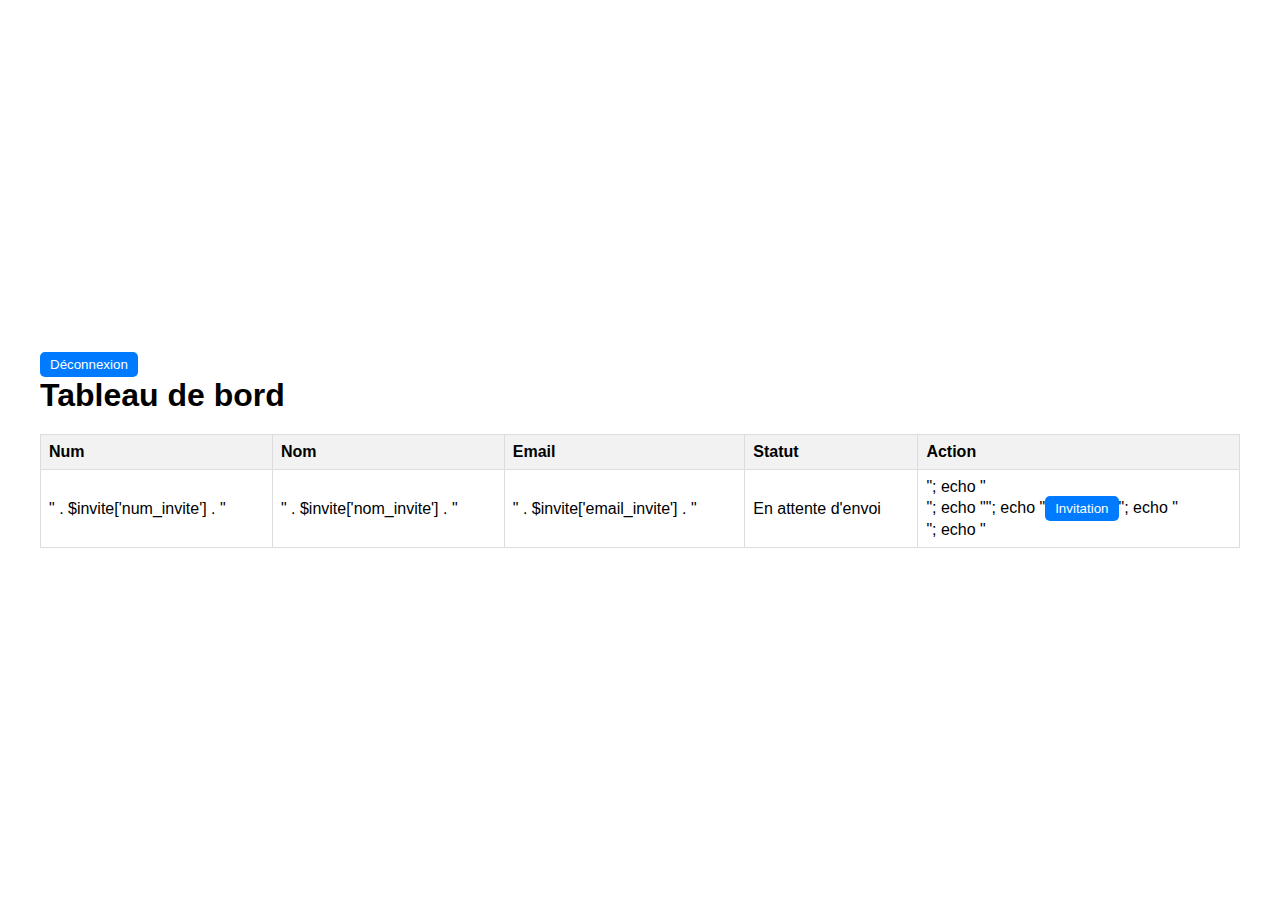
<file: habibi/dashboard.html>
<!DOCTYPE html>
<html lang="en">
<head>
    <meta charset="UTF-8">
    <meta name="viewport" content="width=device-width, initial-scale=1.0">
    <link rel="stylesheet" href="./assets/css/dash.css">
    <title>Dashboard</title>
    <style>
        .data-table {
            width: 100%;
            border-collapse: collapse;
            margin-top: 20px;
        }

        .data-table th, .data-table td {
            border: 1px solid #ddd;
            padding: 8px;
        }

        .data-table th {
            background-color: #f2f2f2;
            text-align: left;
        }

        .data-table tr:nth-child(even) {
            background-color: #f9f9f9;
        }

        .data-table tr:nth-child(odd) {
            background-color: #ffffff;
        }

        .data-table td button {
            padding: 5px 10px;
            background-color: #007bff;
            color: white;
            border: none;
            border-radius: 5px;
            cursor: pointer;
        }

        /* Style pour mettre en surbrillance le bouton quand survolé */
        .data-table td button:hover {
            background-color: #0056b3;
        }

        /* Responsive CSS */
        @media screen and (max-width: 768px) {
            .data-table th, .data-table td {
                padding: 5px;
                font-size: 12px;
            }
        }

        @media screen and (max-width: 576px) {
            .data-table th, .data-table td {
                padding: 3px;
                font-size: 10px;
            }

            input[type="email"],
            input[type="submit"] {
                width: 100%;
                margin-bottom: 10px;
            }

            .dashboard {
                padding: 10px;
            }

            .hearder button {
                margin-bottom: 10px;
            }
        }
    </style>
</head>
<body>
    <div id="invitesTable" class="dashboard">
        <div class="hearder">
            <button onclick="if (confirm('Poursuivre la déconnexion ?')) logout()">Déconnexion</button>
            <h1>Tableau de bord </h1>
        </div>
        <table class="data-table">
            <thead>
                <tr>
                    <th>Num</th>
                    <th>Nom</th>
                    <th>Email</th>
                    <th>Statut</th>
                    <th>Action</th>
                </tr>
            </thead>
            <tbody>
                
            </tbody>
        </table>
    </div>
    <script src="https://ajax.googleapis.com/ajax/libs/jquery/3.6.0/jquery.min.js"></script>
    <script src="./assets/js/dashboard.js"> </script>
    <script>
       $(document).ready(function() {
            // Charger les données du tableau au chargement de la page
            function loadTableData() {
                $.ajax({
                    url: 'dash.php',
                    type: 'GET',
                    success: function(data) {
                        $('#invitesTable tbody').html(data);
                    },
                    error: function(xhr, status, error) {
                        $('#invitesTable tbody').html('<tr><td colspan="4">Erreur : Impossible de récupérer les données.</td></tr>');
                    }
                });
            }

            loadTableData(); // Charger les données initiales du tableau

            // Gérer l'événement d'envoi d'invitation
            $('#invitesTable').on('submit', 'form', function(event) {
                event.preventDefault();

                var form = $(this);
                var formData = form.serialize();

                $.ajax({
                    url: form.attr('action'),
                    type: form.attr('method'),
                    data: formData,
                    success: function(response) {
                        $('#invitesTable tbody').html(response); // Mettre à jour le tableau avec la réponse
                    },
                    error: function(xhr, status, error) {
                        console.log("Erreur : Impossible d'envoyer l'invitation.");
                    }
                });
            });
        });

        function logout() {
            $.ajax({
                url: 'logout.php',
                type: 'POST',
                success: function(response) {
                    // Redirect to login page on successful logout
                    window.location.href = "./login.html";
                },
                error: function(xhr, status, error) {
                    console.error("Error during logout:", error);
                }
            });
        }
    </script>
</body>
</html>
</file>
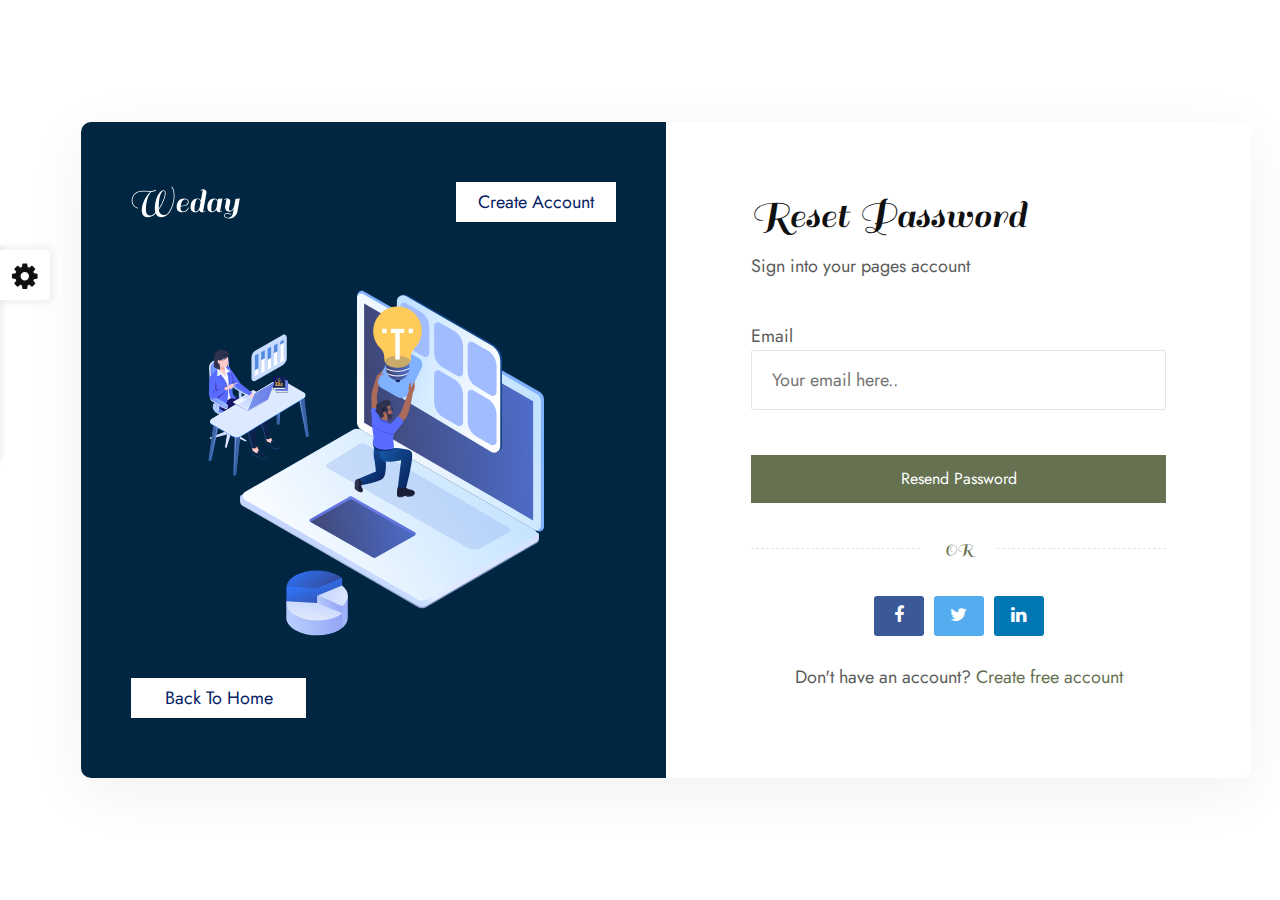
<file: habibi/forgot.html>
<!DOCTYPE html>
<html lang="en">

<head>
    <meta charset="utf-8">
    <meta http-equiv="X-UA-Compatible" content="IE=edge">
    <meta name="viewport" content="width=device-width, initial-scale=1">
    <meta name="author" content="wpOceans">
    <link rel="shortcut icon" type="image/png" href="assets/images/favicon.png">
    <title> Habibi - Wedding & Wedding Planner HTML5 Template</title>
    <link href="assets/css/themify-icons.css" rel="stylesheet">
    <link href="assets/css/font-awesome.min.css" rel="stylesheet">
    <link href="assets/css/flaticon.css" rel="stylesheet">
    <link href="assets/css/bootstrap.min.css" rel="stylesheet">
    <link href="assets/css/animate.css" rel="stylesheet">
    <link href="assets/css/owl.carousel.css" rel="stylesheet">
    <link href="assets/css/owl.theme.css" rel="stylesheet">
    <link href="assets/css/slick.css" rel="stylesheet">
    <link href="assets/css/slick-theme.css" rel="stylesheet">
    <link href="assets/css/swiper.min.css" rel="stylesheet">
    <link href="assets/css/nice-select.css" rel="stylesheet">
    <link href="assets/css/owl.transitions.css" rel="stylesheet">
    <link href="assets/css/jquery.fancybox.css" rel="stylesheet">
    <link href="assets/css/odometer-theme-default.css" rel="stylesheet">
    <link href="assets/css/jquery-ui.css" rel="stylesheet">
    <link href="assets/css/auth-pages.css" rel="stylesheet">
    <link href="assets/sass/style.css" rel="stylesheet">
</head>

<body>

    <!-- start page-wrapper -->
    <div class="page-wrapper">
        <!-- start preloader -->
        <div class="preloader">
            <div class="vertical-centered-box">
                <div class="content">
                    <div class="loader-circle"></div>
                    <div class="loader-line-mask">
                        <div class="loader-line"></div>
                    </div>
                    <img src="assets/images/preloader.gif" alt="">
                </div>
            </div>
        </div>
        <!-- end preloader -->

        <div class="wpo-login-area">
            <div class="container">
                <div class="row">
                    <div class="col-lg-12">
                        <form class="wpo-accountWrapper" action="#">
                            <div class="wpo-accountInfo">
                                <div class="wpo-accountInfoHeader">
                                    <a href="#"><img src="assets/images/logo-2.svg" alt=""></a>
                                    <a class="wpo-accountBtn" href="register.html">
                                        Create Account
                                    </a>
                                </div>
                                <div class="image">
                                    <img src="assets/images/login.svg" alt="">
                                </div>
                                <div class="back-home">
                                    <a class="wpo-accountBtn" href="index.html">
                                        Back To Home
                                    </a>
                                </div>
                            </div>
                            <div class="wpo-accountForm form-style">
                                <div class="fromTitle">
                                    <h2>Reset Password</h2>
                                    <p>Sign into your pages account</p>
                                </div>
                                <div class="row">
                                    <div class="col-lg-12 col-md-12 col-12">
                                        <label>Email</label>
                                        <input type="text" id="email" name="email" placeholder="Your email here..">
                                    </div>
                                    <div class="col-lg-12 col-md-12 col-12">
                                        <button type="submit" class="wpo-accountBtn">Resend Password</button>
                                    </div>
                                </div>
                                <h4 class="or"><span>OR</span></h4>
                                <ul class="wpo-socialLoginBtn">
                                    <li><button class="facebook" tabindex="0" type="button"><span><i
                                                    class="fa fa-facebook"></i></span></button></li>
                                    <li><button class="twitter" tabindex="0" type="button"><span><i
                                                    class="fa fa-twitter"></i></span></button></li>
                                    <li><button class="linkedin" tabindex="0" type="button"><span><i
                                                    class="fa fa-linkedin"></i></span></button></li>
                                </ul>
                                <p class="subText">Don't have an account? <a href="register.html">Create free
                                        account</a></p>
                            </div>
                        </form>
                    </div>
                </div>
            </div>
        </div>
        <!-- end of wpo-site-footer-section -->
        <div class="color-switcher-wrap">
            <div class="color-switcher-item">
                <div class="color-toggle-btn">
                    <i class="fa fa-cog"></i>
                </div>
                <ul id="switcher">
                    <li class="btn btn1" id="Button1"></li>
                    <li class="btn btn2" id="Button2"></li>
                    <li class="btn btn3" id="Button3"></li>
                    <li class="btn btn4" id="Button4"></li>
                    <li class="btn btn5" id="Button5"></li>
                    <li class="btn btn6" id="Button6"></li>
                    <li class="btn btn7" id="Button7"></li>
                    <li class="btn btn8" id="Button8"></li>
                    <li class="btn btn9" id="Button9"></li>
                    <li class="btn btn10" id="Button10"></li>
                    <li class="btn btn11" id="Button11"></li>
                    <li class="btn btn12" id="Button12"></li>
                    <li class="btn btn13" id="Button13"></li>
                    <li class="btn btn14" id="Button14"></li>
                    <li class="btn btn15" id="Button15"></li>
                </ul>
            </div>
        </div>
    </div>
    <!-- end of page-wrapper -->

    <!-- All JavaScript files
    ================================================== -->
    <script src="assets/js/jquery.min.js"></script>
    <script src="assets/js/bootstrap.bundle.min.js"></script>
    <!-- Plugins for this template -->
    <script src="assets/js/modernizr.custom.js"></script>
    <script src="assets/js/jquery-plugin-collection.js"></script>
    <!-- Custom script for this template -->
    <script src="assets/js/script.js"></script>
</body>

</html>
</file>
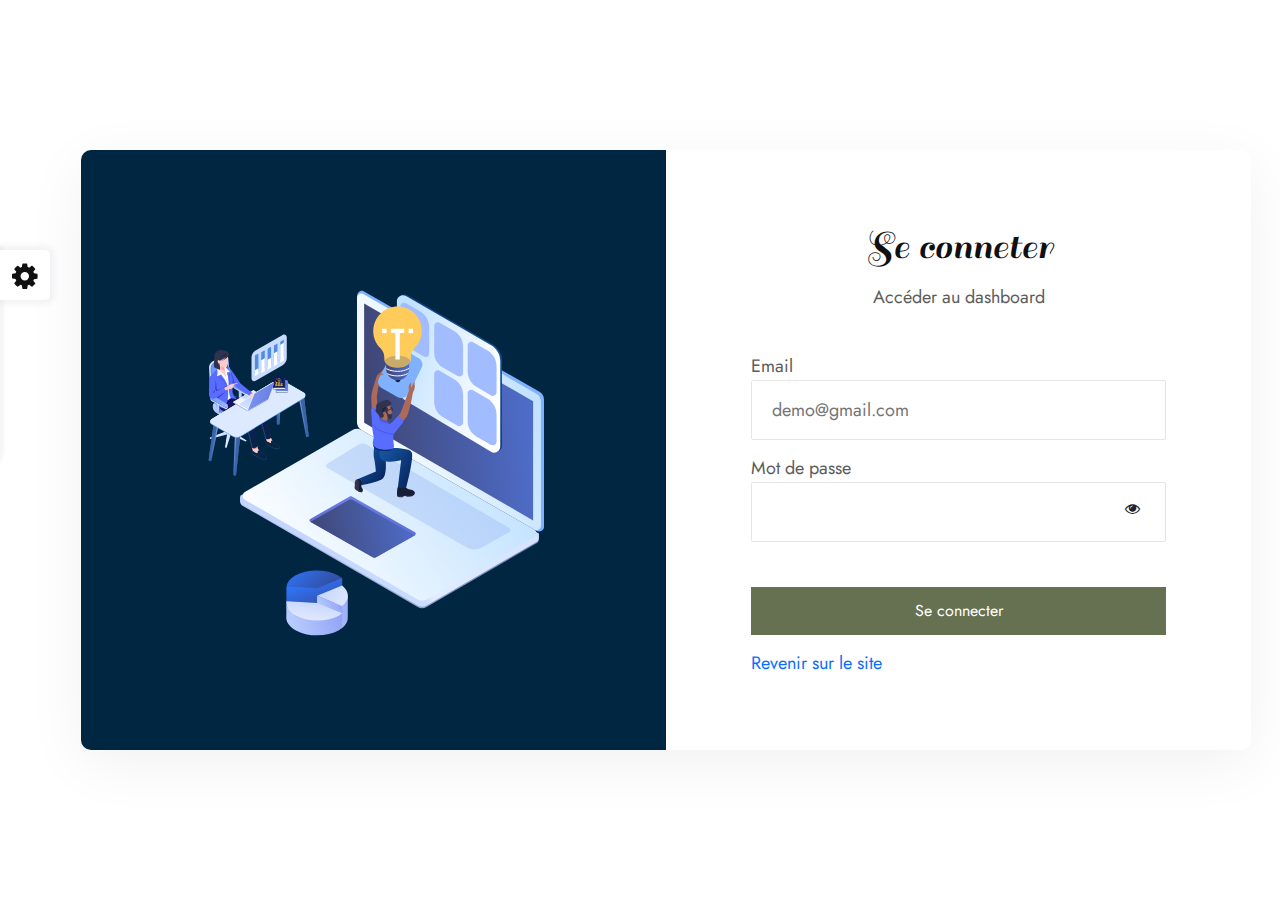
<file: habibi/login.html>
<!DOCTYPE html>
<html lang="en">

<head>
    <meta charset="utf-8">
    <meta http-equiv="X-UA-Compatible" content="IE=edge">
    <meta name="viewport" content="width=device-width, initial-scale=1">
    <meta name="author" content="wpOceans">
    <link rel="shortcut icon" type="image/png" href="assets/images/favicon.png">
    <title> Habibi - Wedding & Wedding Planner HTML5 Template</title>
    <link href="assets/css/themify-icons.css" rel="stylesheet">
    <link href="assets/css/font-awesome.min.css" rel="stylesheet">
    <link href="assets/css/flaticon.css" rel="stylesheet">
    <link href="assets/css/bootstrap.min.css" rel="stylesheet">
    <link href="assets/css/animate.css" rel="stylesheet">
    <link href="assets/css/owl.carousel.css" rel="stylesheet">
    <link href="assets/css/owl.theme.css" rel="stylesheet">
    <link href="assets/css/slick.css" rel="stylesheet">
    <link href="assets/css/slick-theme.css" rel="stylesheet">
    <link href="assets/css/swiper.min.css" rel="stylesheet">
    <link href="assets/css/nice-select.css" rel="stylesheet">
    <link href="assets/css/owl.transitions.css" rel="stylesheet">
    <link href="assets/css/jquery.fancybox.css" rel="stylesheet">
    <link href="assets/css/odometer-theme-default.css" rel="stylesheet">
    <link href="assets/css/jquery-ui.css" rel="stylesheet">
    <link href="assets/css/auth-pages.css" rel="stylesheet">
    <link href="assets/sass/style.css" rel="stylesheet">
</head>

<body>

    <!-- start page-wrapper -->
    <div class="page-wrapper">
        <!-- start preloader -->
        <div class="preloader">
            <div class="vertical-centered-box">
                <div class="content">
                    <div class="loader-circle"></div>
                    <div class="loader-line-mask">
                        <div class="loader-line"></div>
                    </div>
                    <img src="assets/images/preloader.gif" alt="">
                </div>
            </div>
        </div>
        <!-- end preloader -->
        <div class="wpo-login-area">
            <div class="container">
                <div class="row">
                    <div class="col-lg-12">
                        <form class="wpo-accountWrapper" action="login.php" method="post">
                            <div class="wpo-accountInfo">
                                <div class="wpo-accountInfoHeader">
                                    <!-- <a href="#"><img src="assets/images/logo-2.svg" alt=""></a> -->
                                    <!-- <a class="wpo-accountBtn" href="register.html">
                                        <span class="">Create Account</span>
                                    </a> -->
                                </div>
                                <div class="image">
                                    <img src="assets/images/login.svg" alt="">
                                </div>
                                <div class="back-home">
                                    <!-- <a class="wpo-accountBtn" href="index.html">
                                        <span class="">Back To Home</span>
                                    </a> -->
                                </div>
                            </div>
                            <div class="wpo-accountForm form-style">
                                <center><div class="fromTitle">
                                    <h2>Se conneter</h2>
                                    <p>Accéder au dashboard</p>
                                </div></center>
                                <div class="row">
                                    <div class="col-lg-12 col-md-12 col-12">
                                        <label>Email</label>
                                        <input type="text" id="email" name="email" placeholder="demo@gmail.com">
                                    </div>
                                    <div class="col-lg-12 col-md-12 col-12">
                                        <div class="form-group">
                                            <label>Mot de passe</label>
                                            <input class="pwd6" type="password" placeholder=""
                                                name="pass">
                                            <span class="input-group-btn">
                                                <button class="btn btn-default reveal6" type="button"><i
                                                        class="fa fa-eye"></i></button>
                                            </span>
                                        </div>
                                    </div>
                                    <div class="col-lg-12 col-md-12 col-12">
                                        <div class="check-box-wrap">
                                            <div class="input-box">
                                                <input type="checkbox" id="fruit4" name="fruit-4" value="Strawberry">
                                                <!-- <label for="fruit4">Se souvenir de moi</label> -->
                                            </div>
                                            <div class="forget-btn">
                                                <!-- <a href="forgot.html">Mot de passe oublié ?</a> -->
                                            </div>
                                        </div>
                                    </div>
                                    <div id="error-message" style="color: red;"></div>
                                    <div class="col-lg-12 col-md-12 col-12">
                                        <button type="submit" name='login' class="wpo-accountBtn">Se connecter</button>
                                    </div>
                                </div>
                                <div class="row mt-3">
                                    <a href="index.php">Revenir sur le site</a>
                                </div>
                                <!-- <h4 class="or"><span>OR</span></h4> -->
                                <!-- <ul class="wpo-socialLoginBtn">
                                    <li><button class="facebook" tabindex="0" type="button"><span><i
                                                    class="fa fa-facebook"></i></span></button></li>
                                    <li><button class="twitter" tabindex="0" type="button"><span><i
                                                    class="fa fa-twitter"></i></span></button></li>
                                    <li><button class="linkedin" tabindex="0" type="button"><span><i
                                                    class="fa fa-linkedin"></i></span></button></li>
                                </ul> -->
                                <!-- <p class="subText">Don't have an account? <a href="register.html">Create free
                                        account</a></p> -->
                            </div>
                        </form>
                    </div>
                </div>
            </div>
        </div>
        <!-- end of wpo-site-footer-section -->
        <div class="color-switcher-wrap">
            <div class="color-switcher-item">
                <div class="color-toggle-btn">
                    <i class="fa fa-cog"></i>
                </div>
                <ul id="switcher">
                    <li class="btn btn1" id="Button1"></li>
                    <li class="btn btn2" id="Button2"></li>
                    <li class="btn btn3" id="Button3"></li>
                    <li class="btn btn4" id="Button4"></li>
                    <li class="btn btn5" id="Button5"></li>
                    <li class="btn btn6" id="Button6"></li>
                    <li class="btn btn7" id="Button7"></li>
                    <li class="btn btn8" id="Button8"></li>
                    <li class="btn btn9" id="Button9"></li>
                    <li class="btn btn10" id="Button10"></li>
                    <li class="btn btn11" id="Button11"></li>
                    <li class="btn btn12" id="Button12"></li>
                    <li class="btn btn13" id="Button13"></li>
                    <li class="btn btn14" id="Button14"></li>
                    <li class="btn btn15" id="Button15"></li>
                </ul>
            </div>
        </div>
    </div>
    <!-- end of page-wrapper -->

    <!-- All JavaScript files
    ================================================== -->
    <script src="assets/js/jquery.min.js"></script>
    <script src="assets/js/bootstrap.bundle.min.js"></script>
    <!-- Plugins for this template -->
    <script src="assets/js/modernizr.custom.js"></script>
    <script src="assets/js/jquery-plugin-collection.js"></script>
    <!-- Custom script for this template -->
    <script src="assets/js/script.js"></script>
</body>

</html>
</file>
<file: habibi/assets/css/dash.css>
html, body {
    margin: 0;
    padding: 0;
    height: 100%;
}

body {
    font-family: Arial, sans-serif;
    display: flex;
    justify-content: center;
    align-items: center;
}

.dashboard {
    max-width: 1200px; /* Pour limiter la largeur du contenu */
    width: 100%; /* Prend toute la largeur de l'écran */
    padding: 20px;
}

.dashboard .header {
    display: flex;
    justify-content: space-between;
    align-items: center;
    margin-bottom: 20px;
}

label {
    display: block;
    margin-bottom: 5px;
}

input {
    width: 100%;
    padding: 5px;
    margin-bottom: 10px;
}

.dashboard h1 {
    margin: 0;
}

.dashboard button {
    padding: 5px 10px;
    background-color: #007bff;
    color: white;
    border: none;
    border-radius: 5px;
    cursor: pointer;
}

#responseMessage {
    margin-top: 10px;
    padding: 10px;
    border-radius: 5px;
}
</file>
<file: habibi/assets/css/themify-icons.css>
@font-face {
	font-family: 'themify';
	src:url('../fonts/themify.eot?-fvbane');
	src:url('../fonts/themify.eot?#iefix-fvbane') format('embedded-opentype'),
		url('../fonts/themify.woff?-fvbane') format('woff'),
		url('../fonts/themify.ttf?-fvbane') format('truetype'),
		url('../fonts/themify.svg?-fvbane#themify') format('svg');
	font-weight: normal;
	font-style: normal;
}

[class^="ti-"], [class*=" ti-"] {
	font-family: 'themify';
	speak: none;
	font-style: normal;
	font-weight: normal;
	font-variant: normal;
	text-transform: none;
	line-height: 1;

	/* Better Font Rendering =========== */
	-webkit-font-smoothing: antialiased;
	-moz-osx-font-smoothing: grayscale;
}

.ti-wand:before {
	content: "\e600";
}
.ti-volume:before {
	content: "\e601";
}
.ti-user:before {
	content: "\e602";
}
.ti-unlock:before {
	content: "\e603";
}
.ti-unlink:before {
	content: "\e604";
}
.ti-trash:before {
	content: "\e605";
}
.ti-thought:before {
	content: "\e606";
}
.ti-target:before {
	content: "\e607";
}
.ti-tag:before {
	content: "\e608";
}
.ti-tablet:before {
	content: "\e609";
}
.ti-star:before {
	content: "\e60a";
}
.ti-spray:before {
	content: "\e60b";
}
.ti-signal:before {
	content: "\e60c";
}
.ti-shopping-cart:before {
	content: "\e60d";
}
.ti-shopping-cart-full:before {
	content: "\e60e";
}
.ti-settings:before {
	content: "\e60f";
}
.ti-search:before {
	content: "\e610";
}
.ti-zoom-in:before {
	content: "\e611";
}
.ti-zoom-out:before {
	content: "\e612";
}
.ti-cut:before {
	content: "\e613";
}
.ti-ruler:before {
	content: "\e614";
}
.ti-ruler-pencil:before {
	content: "\e615";
}
.ti-ruler-alt:before {
	content: "\e616";
}
.ti-bookmark:before {
	content: "\e617";
}
.ti-bookmark-alt:before {
	content: "\e618";
}
.ti-reload:before {
	content: "\e619";
}
.ti-plus:before {
	content: "\e61a";
}
.ti-pin:before {
	content: "\e61b";
}
.ti-pencil:before {
	content: "\e61c";
}
.ti-pencil-alt:before {
	content: "\e61d";
}
.ti-paint-roller:before {
	content: "\e61e";
}
.ti-paint-bucket:before {
	content: "\e61f";
}
.ti-na:before {
	content: "\e620";
}
.ti-mobile:before {
	content: "\e621";
}
.ti-minus:before {
	content: "\e622";
}
.ti-medall:before {
	content: "\e623";
}
.ti-medall-alt:before {
	content: "\e624";
}
.ti-marker:before {
	content: "\e625";
}
.ti-marker-alt:before {
	content: "\e626";
}
.ti-arrow-up:before {
	content: "\e627";
}
.ti-arrow-right:before {
	content: "\e628";
}
.ti-arrow-left:before {
	content: "\e629";
}
.ti-arrow-down:before {
	content: "\e62a";
}
.ti-lock:before {
	content: "\e62b";
}
.ti-location-arrow:before {
	content: "\e62c";
}
.ti-link:before {
	content: "\e62d";
}
.ti-layout:before {
	content: "\e62e";
}
.ti-layers:before {
	content: "\e62f";
}
.ti-layers-alt:before {
	content: "\e630";
}
.ti-key:before {
	content: "\e631";
}
.ti-import:before {
	content: "\e632";
}
.ti-image:before {
	content: "\e633";
}
.ti-heart:before {
	content: "\e634";
}
.ti-heart-broken:before {
	content: "\e635";
}
.ti-hand-stop:before {
	content: "\e636";
}
.ti-hand-open:before {
	content: "\e637";
}
.ti-hand-drag:before {
	content: "\e638";
}
.ti-folder:before {
	content: "\e639";
}
.ti-flag:before {
	content: "\e63a";
}
.ti-flag-alt:before {
	content: "\e63b";
}
.ti-flag-alt-2:before {
	content: "\e63c";
}
.ti-eye:before {
	content: "\e63d";
}
.ti-export:before {
	content: "\e63e";
}
.ti-exchange-vertical:before {
	content: "\e63f";
}
.ti-desktop:before {
	content: "\e640";
}
.ti-cup:before {
	content: "\e641";
}
.ti-crown:before {
	content: "\e642";
}
.ti-comments:before {
	content: "\e643";
}
.ti-comment:before {
	content: "\e644";
}
.ti-comment-alt:before {
	content: "\e645";
}
.ti-close:before {
	content: "\e646";
}
.ti-clip:before {
	content: "\e647";
}
.ti-angle-up:before {
	content: "\e648";
}
.ti-angle-right:before {
	content: "\e649";
}
.ti-angle-left:before {
	content: "\e64a";
}
.ti-angle-down:before {
	content: "\e64b";
}
.ti-check:before {
	content: "\e64c";
}
.ti-check-box:before {
	content: "\e64d";
}
.ti-camera:before {
	content: "\e64e";
}
.ti-announcement:before {
	content: "\e64f";
}
.ti-brush:before {
	content: "\e650";
}
.ti-briefcase:before {
	content: "\e651";
}
.ti-bolt:before {
	content: "\e652";
}
.ti-bolt-alt:before {
	content: "\e653";
}
.ti-blackboard:before {
	content: "\e654";
}
.ti-bag:before {
	content: "\e655";
}
.ti-move:before {
	content: "\e656";
}
.ti-arrows-vertical:before {
	content: "\e657";
}
.ti-arrows-horizontal:before {
	content: "\e658";
}
.ti-fullscreen:before {
	content: "\e659";
}
.ti-arrow-top-right:before {
	content: "\e65a";
}
.ti-arrow-top-left:before {
	content: "\e65b";
}
.ti-arrow-circle-up:before {
	content: "\e65c";
}
.ti-arrow-circle-right:before {
	content: "\e65d";
}
.ti-arrow-circle-left:before {
	content: "\e65e";
}
.ti-arrow-circle-down:before {
	content: "\e65f";
}
.ti-angle-double-up:before {
	content: "\e660";
}
.ti-angle-double-right:before {
	content: "\e661";
}
.ti-angle-double-left:before {
	content: "\e662";
}
.ti-angle-double-down:before {
	content: "\e663";
}
.ti-zip:before {
	content: "\e664";
}
.ti-world:before {
	content: "\e665";
}
.ti-wheelchair:before {
	content: "\e666";
}
.ti-view-list:before {
	content: "\e667";
}
.ti-view-list-alt:before {
	content: "\e668";
}
.ti-view-grid:before {
	content: "\e669";
}
.ti-uppercase:before {
	content: "\e66a";
}
.ti-upload:before {
	content: "\e66b";
}
.ti-underline:before {
	content: "\e66c";
}
.ti-truck:before {
	content: "\e66d";
}
.ti-timer:before {
	content: "\e66e";
}
.ti-ticket:before {
	content: "\e66f";
}
.ti-thumb-up:before {
	content: "\e670";
}
.ti-thumb-down:before {
	content: "\e671";
}
.ti-text:before {
	content: "\e672";
}
.ti-stats-up:before {
	content: "\e673";
}
.ti-stats-down:before {
	content: "\e674";
}
.ti-split-v:before {
	content: "\e675";
}
.ti-split-h:before {
	content: "\e676";
}
.ti-smallcap:before {
	content: "\e677";
}
.ti-shine:before {
	content: "\e678";
}
.ti-shift-right:before {
	content: "\e679";
}
.ti-shift-left:before {
	content: "\e67a";
}
.ti-shield:before {
	content: "\e67b";
}
.ti-notepad:before {
	content: "\e67c";
}
.ti-server:before {
	content: "\e67d";
}
.ti-quote-right:before {
	content: "\e67e";
}
.ti-quote-left:before {
	content: "\e67f";
}
.ti-pulse:before {
	content: "\e680";
}
.ti-printer:before {
	content: "\e681";
}
.ti-power-off:before {
	content: "\e682";
}
.ti-plug:before {
	content: "\e683";
}
.ti-pie-chart:before {
	content: "\e684";
}
.ti-paragraph:before {
	content: "\e685";
}
.ti-panel:before {
	content: "\e686";
}
.ti-package:before {
	content: "\e687";
}
.ti-music:before {
	content: "\e688";
}
.ti-music-alt:before {
	content: "\e689";
}
.ti-mouse:before {
	content: "\e68a";
}
.ti-mouse-alt:before {
	content: "\e68b";
}
.ti-money:before {
	content: "\e68c";
}
.ti-microphone:before {
	content: "\e68d";
}
.ti-menu:before {
	content: "\e68e";
}
.ti-menu-alt:before {
	content: "\e68f";
}
.ti-map:before {
	content: "\e690";
}
.ti-map-alt:before {
	content: "\e691";
}
.ti-loop:before {
	content: "\e692";
}
.ti-location-pin:before {
	content: "\e693";
}
.ti-list:before {
	content: "\e694";
}
.ti-light-bulb:before {
	content: "\e695";
}
.ti-Italic:before {
	content: "\e696";
}
.ti-info:before {
	content: "\e697";
}
.ti-infinite:before {
	content: "\e698";
}
.ti-id-badge:before {
	content: "\e699";
}
.ti-hummer:before {
	content: "\e69a";
}
.ti-home:before {
	content: "\e69b";
}
.ti-help:before {
	content: "\e69c";
}
.ti-headphone:before {
	content: "\e69d";
}
.ti-harddrives:before {
	content: "\e69e";
}
.ti-harddrive:before {
	content: "\e69f";
}
.ti-gift:before {
	content: "\e6a0";
}
.ti-game:before {
	content: "\e6a1";
}
.ti-filter:before {
	content: "\e6a2";
}
.ti-files:before {
	content: "\e6a3";
}
.ti-file:before {
	content: "\e6a4";
}
.ti-eraser:before {
	content: "\e6a5";
}
.ti-envelope:before {
	content: "\e6a6";
}
.ti-download:before {
	content: "\e6a7";
}
.ti-direction:before {
	content: "\e6a8";
}
.ti-direction-alt:before {
	content: "\e6a9";
}
.ti-dashboard:before {
	content: "\e6aa";
}
.ti-control-stop:before {
	content: "\e6ab";
}
.ti-control-shuffle:before {
	content: "\e6ac";
}
.ti-control-play:before {
	content: "\e6ad";
}
.ti-control-pause:before {
	content: "\e6ae";
}
.ti-control-forward:before {
	content: "\e6af";
}
.ti-control-backward:before {
	content: "\e6b0";
}
.ti-cloud:before {
	content: "\e6b1";
}
.ti-cloud-up:before {
	content: "\e6b2";
}
.ti-cloud-down:before {
	content: "\e6b3";
}
.ti-clipboard:before {
	content: "\e6b4";
}
.ti-car:before {
	content: "\e6b5";
}
.ti-calendar:before {
	content: "\e6b6";
}
.ti-book:before {
	content: "\e6b7";
}
.ti-bell:before {
	content: "\e6b8";
}
.ti-basketball:before {
	content: "\e6b9";
}
.ti-bar-chart:before {
	content: "\e6ba";
}
.ti-bar-chart-alt:before {
	content: "\e6bb";
}
.ti-back-right:before {
	content: "\e6bc";
}
.ti-back-left:before {
	content: "\e6bd";
}
.ti-arrows-corner:before {
	content: "\e6be";
}
.ti-archive:before {
	content: "\e6bf";
}
.ti-anchor:before {
	content: "\e6c0";
}
.ti-align-right:before {
	content: "\e6c1";
}
.ti-align-left:before {
	content: "\e6c2";
}
.ti-align-justify:before {
	content: "\e6c3";
}
.ti-align-center:before {
	content: "\e6c4";
}
.ti-alert:before {
	content: "\e6c5";
}
.ti-alarm-clock:before {
	content: "\e6c6";
}
.ti-agenda:before {
	content: "\e6c7";
}
.ti-write:before {
	content: "\e6c8";
}
.ti-window:before {
	content: "\e6c9";
}
.ti-widgetized:before {
	content: "\e6ca";
}
.ti-widget:before {
	content: "\e6cb";
}
.ti-widget-alt:before {
	content: "\e6cc";
}
.ti-wallet:before {
	content: "\e6cd";
}
.ti-video-clapper:before {
	content: "\e6ce";
}
.ti-video-camera:before {
	content: "\e6cf";
}
.ti-vector:before {
	content: "\e6d0";
}
.ti-themify-logo:before {
	content: "\e6d1";
}
.ti-themify-favicon:before {
	content: "\e6d2";
}
.ti-themify-favicon-alt:before {
	content: "\e6d3";
}
.ti-support:before {
	content: "\e6d4";
}
.ti-stamp:before {
	content: "\e6d5";
}
.ti-split-v-alt:before {
	content: "\e6d6";
}
.ti-slice:before {
	content: "\e6d7";
}
.ti-shortcode:before {
	content: "\e6d8";
}
.ti-shift-right-alt:before {
	content: "\e6d9";
}
.ti-shift-left-alt:before {
	content: "\e6da";
}
.ti-ruler-alt-2:before {
	content: "\e6db";
}
.ti-receipt:before {
	content: "\e6dc";
}
.ti-pin2:before {
	content: "\e6dd";
}
.ti-pin-alt:before {
	content: "\e6de";
}
.ti-pencil-alt2:before {
	content: "\e6df";
}
.ti-palette:before {
	content: "\e6e0";
}
.ti-more:before {
	content: "\e6e1";
}
.ti-more-alt:before {
	content: "\e6e2";
}
.ti-microphone-alt:before {
	content: "\e6e3";
}
.ti-magnet:before {
	content: "\e6e4";
}
.ti-line-double:before {
	content: "\e6e5";
}
.ti-line-dotted:before {
	content: "\e6e6";
}
.ti-line-dashed:before {
	content: "\e6e7";
}
.ti-layout-width-full:before {
	content: "\e6e8";
}
.ti-layout-width-default:before {
	content: "\e6e9";
}
.ti-layout-width-default-alt:before {
	content: "\e6ea";
}
.ti-layout-tab:before {
	content: "\e6eb";
}
.ti-layout-tab-window:before {
	content: "\e6ec";
}
.ti-layout-tab-v:before {
	content: "\e6ed";
}
.ti-layout-tab-min:before {
	content: "\e6ee";
}
.ti-layout-slider:before {
	content: "\e6ef";
}
.ti-layout-slider-alt:before {
	content: "\e6f0";
}
.ti-layout-sidebar-right:before {
	content: "\e6f1";
}
.ti-layout-sidebar-none:before {
	content: "\e6f2";
}
.ti-layout-sidebar-left:before {
	content: "\e6f3";
}
.ti-layout-placeholder:before {
	content: "\e6f4";
}
.ti-layout-menu:before {
	content: "\e6f5";
}
.ti-layout-menu-v:before {
	content: "\e6f6";
}
.ti-layout-menu-separated:before {
	content: "\e6f7";
}
.ti-layout-menu-full:before {
	content: "\e6f8";
}
.ti-layout-media-right-alt:before {
	content: "\e6f9";
}
.ti-layout-media-right:before {
	content: "\e6fa";
}
.ti-layout-media-overlay:before {
	content: "\e6fb";
}
.ti-layout-media-overlay-alt:before {
	content: "\e6fc";
}
.ti-layout-media-overlay-alt-2:before {
	content: "\e6fd";
}
.ti-layout-media-left-alt:before {
	content: "\e6fe";
}
.ti-layout-media-left:before {
	content: "\e6ff";
}
.ti-layout-media-center-alt:before {
	content: "\e700";
}
.ti-layout-media-center:before {
	content: "\e701";
}
.ti-layout-list-thumb:before {
	content: "\e702";
}
.ti-layout-list-thumb-alt:before {
	content: "\e703";
}
.ti-layout-list-post:before {
	content: "\e704";
}
.ti-layout-list-large-image:before {
	content: "\e705";
}
.ti-layout-line-solid:before {
	content: "\e706";
}
.ti-layout-grid4:before {
	content: "\e707";
}
.ti-layout-grid3:before {
	content: "\e708";
}
.ti-layout-grid2:before {
	content: "\e709";
}
.ti-layout-grid2-thumb:before {
	content: "\e70a";
}
.ti-layout-cta-right:before {
	content: "\e70b";
}
.ti-layout-cta-left:before {
	content: "\e70c";
}
.ti-layout-cta-center:before {
	content: "\e70d";
}
.ti-layout-cta-btn-right:before {
	content: "\e70e";
}
.ti-layout-cta-btn-left:before {
	content: "\e70f";
}
.ti-layout-column4:before {
	content: "\e710";
}
.ti-layout-column3:before {
	content: "\e711";
}
.ti-layout-column2:before {
	content: "\e712";
}
.ti-layout-accordion-separated:before {
	content: "\e713";
}
.ti-layout-accordion-merged:before {
	content: "\e714";
}
.ti-layout-accordion-list:before {
	content: "\e715";
}
.ti-ink-pen:before {
	content: "\e716";
}
.ti-info-alt:before {
	content: "\e717";
}
.ti-help-alt:before {
	content: "\e718";
}
.ti-headphone-alt:before {
	content: "\e719";
}
.ti-hand-point-up:before {
	content: "\e71a";
}
.ti-hand-point-right:before {
	content: "\e71b";
}
.ti-hand-point-left:before {
	content: "\e71c";
}
.ti-hand-point-down:before {
	content: "\e71d";
}
.ti-gallery:before {
	content: "\e71e";
}
.ti-face-smile:before {
	content: "\e71f";
}
.ti-face-sad:before {
	content: "\e720";
}
.ti-credit-card:before {
	content: "\e721";
}
.ti-control-skip-forward:before {
	content: "\e722";
}
.ti-control-skip-backward:before {
	content: "\e723";
}
.ti-control-record:before {
	content: "\e724";
}
.ti-control-eject:before {
	content: "\e725";
}
.ti-comments-smiley:before {
	content: "\e726";
}
.ti-brush-alt:before {
	content: "\e727";
}
.ti-youtube:before {
	content: "\e728";
}
.ti-vimeo:before {
	content: "\e729";
}
.ti-twitter:before {
	content: "\e72a";
}
.ti-time:before {
	content: "\e72b";
}
.ti-tumblr:before {
	content: "\e72c";
}
.ti-skype:before {
	content: "\e72d";
}
.ti-share:before {
	content: "\e72e";
}
.ti-share-alt:before {
	content: "\e72f";
}
.ti-rocket:before {
	content: "\e730";
}
.ti-pinterest:before {
	content: "\e731";
}
.ti-new-window:before {
	content: "\e732";
}
.ti-microsoft:before {
	content: "\e733";
}
.ti-list-ol:before {
	content: "\e734";
}
.ti-linkedin:before {
	content: "\e735";
}
.ti-layout-sidebar-2:before {
	content: "\e736";
}
.ti-layout-grid4-alt:before {
	content: "\e737";
}
.ti-layout-grid3-alt:before {
	content: "\e738";
}
.ti-layout-grid2-alt:before {
	content: "\e739";
}
.ti-layout-column4-alt:before {
	content: "\e73a";
}
.ti-layout-column3-alt:before {
	content: "\e73b";
}
.ti-layout-column2-alt:before {
	content: "\e73c";
}
.ti-instagram:before {
	content: "\e73d";
}
.ti-google:before {
	content: "\e73e";
}
.ti-github:before {
	content: "\e73f";
}
.ti-flickr:before {
	content: "\e740";
}
.ti-facebook:before {
	content: "\e741";
}
.ti-dropbox:before {
	content: "\e742";
}
.ti-dribbble:before {
	content: "\e743";
}
.ti-apple:before {
	content: "\e744";
}
.ti-android:before {
	content: "\e745";
}
.ti-save:before {
	content: "\e746";
}
.ti-save-alt:before {
	content: "\e747";
}
.ti-yahoo:before {
	content: "\e748";
}
.ti-wordpress:before {
	content: "\e749";
}
.ti-vimeo-alt:before {
	content: "\e74a";
}
.ti-twitter-alt:before {
	content: "\e74b";
}
.ti-tumblr-alt:before {
	content: "\e74c";
}
.ti-trello:before {
	content: "\e74d";
}
.ti-stack-overflow:before {
	content: "\e74e";
}
.ti-soundcloud:before {
	content: "\e74f";
}
.ti-sharethis:before {
	content: "\e750";
}
.ti-sharethis-alt:before {
	content: "\e751";
}
.ti-reddit:before {
	content: "\e752";
}
.ti-pinterest-alt:before {
	content: "\e753";
}
.ti-microsoft-alt:before {
	content: "\e754";
}
.ti-linux:before {
	content: "\e755";
}
.ti-jsfiddle:before {
	content: "\e756";
}
.ti-joomla:before {
	content: "\e757";
}
.ti-html5:before {
	content: "\e758";
}
.ti-flickr-alt:before {
	content: "\e759";
}
.ti-email:before {
	content: "\e75a";
}
.ti-drupal:before {
	content: "\e75b";
}
.ti-dropbox-alt:before {
	content: "\e75c";
}
.ti-css3:before {
	content: "\e75d";
}
.ti-rss:before {
	content: "\e75e";
}
.ti-rss-alt:before {
	content: "\e75f";
}
</file>
<file: habibi/assets/css/flaticon.css>
@font-face {
    font-family: "flaticon";
    src: url("../fonts/flaticon.ttf?7be827e199392bb56ae95dacf43f5036") format("truetype"),
url("../fonts/flaticon.woff?7be827e199392bb56ae95dacf43f5036") format("woff"),
url("../fonts/flaticon.woff2?7be827e199392bb56ae95dacf43f5036") format("woff2"),
url("../fonts/flaticon.eot?7be827e199392bb56ae95dacf43f5036#iefix") format("embedded-opentype"),
url("../fonts/flaticon.svg?7be827e199392bb56ae95dacf43f5036#flaticon") format("svg");
}

i[class^="flaticon-"]:before, i[class*=" flaticon-"]:before {
    font-family: flaticon !important;
    font-style: normal;
    font-weight: normal !important;
    font-variant: normal;
    text-transform: none;
    -webkit-font-smoothing: antialiased;
    -moz-osx-font-smoothing: grayscale;
}

.flaticon-email:before {
    content: "\f101";
}
.flaticon-phone-call:before {
    content: "\f102";
}
.flaticon-maps-and-flags:before {
    content: "\f103";
}
.flaticon-instagram:before {
    content: "\f104";
}
.flaticon-gallery:before {
    content: "\f105";
}
.flaticon-serving-dish:before {
    content: "\f106";
}
.flaticon-edit:before {
    content: "\f107";
}
.flaticon-left-arrow:before {
    content: "\f108";
}
.flaticon-wedding:before {
    content: "\f109";
}
.flaticon-cake:before {
    content: "\f10a";
}
.flaticon-wedding-rings:before {
    content: "\f10b";
}
.flaticon-play:before {
    content: "\f10c";
}
.flaticon-quotation:before {
    content: "\f10d";
}
.flaticon-dove:before {
    content: "\f10e";
}
.flaticon-calendar:before {
    content: "\f10f";
}
.flaticon-heart:before {
    content: "\f110";
}
.flaticon-pinterest:before {
    content: "\f111";
}
.flaticon-facebook-app-symbol:before {
    content: "\f112";
}
.flaticon-twitter:before {
    content: "\f113";
}
.flaticon-instagram-1:before {
    content: "\f114";
}
.flaticon-linkedin:before {
    content: "\f115";
}
.flaticon-youtube:before {
    content: "\f116";
}
.flaticon-search:before {
    content: "\f117";
}
.flaticon-shopping-cart:before {
    content: "\f118";
}
.flaticon-left-arrow-1:before {
    content: "\f119";
}
.flaticon-user:before {
    content: "\f11a";
}
.flaticon-comment-white-oval-bubble:before {
    content: "\f11b";
}
.flaticon-calendar-1:before {
    content: "\f11c";
}
.flaticon-right-arrow:before {
    content: "\f11d";
}
.flaticon-play-1:before {
    content: "\f11e";
}
.flaticon-left-quote:before {
    content: "\f11f";
}
.flaticon-right-arrow-1:before {
    content: "\f120";
}
.flaticon-left-arrow-2:before {
    content: "\f121";
}
.flaticon-next:before {
    content: "\f122";
}
</file>
<file: habibi/assets/css/nice-select.css>
.nice-select {
  -webkit-tap-highlight-color: transparent;
  background-color: #fff;
  border-radius: 5px;
  border: solid 1px #e8e8e8;
  box-sizing: border-box;
  clear: both;
  cursor: pointer;
  display: block;
  float: left;
  font-family: inherit;
  font-size: 14px;
  font-weight: normal;
  height: 42px;
  line-height: 40px;
  outline: none;
  padding-left: 18px;
  padding-right: 30px;
  position: relative;
  text-align: left !important;
  -webkit-transition: all 0.2s ease-in-out;
  transition: all 0.2s ease-in-out;
  -webkit-user-select: none;
     -moz-user-select: none;
      -ms-user-select: none;
          user-select: none;
  white-space: nowrap;
  width: auto; }
  .nice-select:hover {
    border-color: #dbdbdb; }
  .nice-select:active, .nice-select.open, .nice-select:focus {
    border-color: #999; }
  .nice-select:after {
    border-bottom: 2px solid #999;
    border-right: 2px solid #999;
    content: '';
    display: block;
    height: 5px;
    margin-top: -4px;
    pointer-events: none;
    position: absolute;
    right: 12px;
    top: 50%;
    -webkit-transform-origin: 66% 66%;
        -ms-transform-origin: 66% 66%;
            transform-origin: 66% 66%;
    -webkit-transform: rotate(45deg);
        -ms-transform: rotate(45deg);
            transform: rotate(45deg);
    -webkit-transition: all 0.15s ease-in-out;
    transition: all 0.15s ease-in-out;
    width: 5px; }
  .nice-select.open:after {
    -webkit-transform: rotate(-135deg);
        -ms-transform: rotate(-135deg);
            transform: rotate(-135deg); }
  .nice-select.open .list {
    opacity: 1;
    pointer-events: auto;
    -webkit-transform: scale(1) translateY(0);
        -ms-transform: scale(1) translateY(0);
            transform: scale(1) translateY(0); }
  .nice-select.disabled {
    border-color: #ededed;
    color: #999;
    pointer-events: none; }
    .nice-select.disabled:after {
      border-color: #cccccc; }
  .nice-select.wide {
    width: 100%; }
    .nice-select.wide .list {
      left: 0 !important;
      right: 0 !important; }
  .nice-select.right {
    float: right; }
    .nice-select.right .list {
      left: auto;
      right: 0; }
  .nice-select.small {
    font-size: 12px;
    height: 36px;
    line-height: 34px; }
    .nice-select.small:after {
      height: 4px;
      width: 4px; }
    .nice-select.small .option {
      line-height: 34px;
      min-height: 34px; }
  .nice-select .list {
    background-color: #fff;
    border-radius: 5px;
    box-shadow: 0 0 0 1px rgba(68, 68, 68, 0.11);
    box-sizing: border-box;
    margin-top: 4px;
    opacity: 0;
    overflow: hidden;
    padding: 0;
    pointer-events: none;
    position: absolute;
    top: 100%;
    left: 0;
    -webkit-transform-origin: 50% 0;
        -ms-transform-origin: 50% 0;
            transform-origin: 50% 0;
    -webkit-transform: scale(0.75) translateY(-21px);
        -ms-transform: scale(0.75) translateY(-21px);
            transform: scale(0.75) translateY(-21px);
    -webkit-transition: all 0.2s cubic-bezier(0.5, 0, 0, 1.25), opacity 0.15s ease-out;
    transition: all 0.2s cubic-bezier(0.5, 0, 0, 1.25), opacity 0.15s ease-out;
    z-index: 9; }
    .nice-select .list:hover .option:not(:hover) {
      background-color: transparent !important; }
  .nice-select .option {
    cursor: pointer;
    font-weight: 400;
    line-height: 40px;
    list-style: none;
    min-height: 40px;
    outline: none;
    padding-left: 18px;
    padding-right: 29px;
    text-align: left;
    -webkit-transition: all 0.2s;
    transition: all 0.2s; }
    .nice-select .option:hover, .nice-select .option.focus, .nice-select .option.selected.focus {
      background-color: #f6f6f6; }
    .nice-select .option.selected {
      font-weight: bold; }
    .nice-select .option.disabled {
      background-color: transparent;
      color: #999;
      cursor: default; }

.no-csspointerevents .nice-select .list {
  display: none; }

.no-csspointerevents .nice-select.open .list {
  display: block; }
</file>
<file: habibi/assets/css/odometer-theme-default.css>
.odometer.odometer-auto-theme, .odometer.odometer-theme-default {
  display: inline-block;
  vertical-align: middle;
  *vertical-align: auto;
  *zoom: 1;
  *display: inline;
  position: relative;
}
.odometer.odometer-auto-theme .odometer-digit, .odometer.odometer-theme-default .odometer-digit {
  display: inline-block;
  vertical-align: middle;
  *vertical-align: auto;
  *zoom: 1;
  *display: inline;
  position: relative;
}
.odometer.odometer-auto-theme .odometer-digit .odometer-digit-spacer, .odometer.odometer-theme-default .odometer-digit .odometer-digit-spacer {
  display: inline-block;
  vertical-align: middle;
  *vertical-align: auto;
  *zoom: 1;
  *display: inline;
  visibility: hidden;
}
.odometer.odometer-auto-theme .odometer-digit .odometer-digit-inner, .odometer.odometer-theme-default .odometer-digit .odometer-digit-inner {
  text-align: left;
  display: block;
  position: absolute;
  top: 0;
  left: 0;
  right: 0;
  bottom: 0;
  overflow: hidden;
}
.odometer.odometer-auto-theme .odometer-digit .odometer-ribbon, .odometer.odometer-theme-default .odometer-digit .odometer-ribbon {
  display: block;
}
.odometer.odometer-auto-theme .odometer-digit .odometer-ribbon-inner, .odometer.odometer-theme-default .odometer-digit .odometer-ribbon-inner {
  display: block;
  -webkit-backface-visibility: hidden;
}
.odometer.odometer-auto-theme .odometer-digit .odometer-value, .odometer.odometer-theme-default .odometer-digit .odometer-value {
  display: block;
  -webkit-transform: translateZ(0);
}
.odometer.odometer-auto-theme .odometer-digit .odometer-value.odometer-last-value, .odometer.odometer-theme-default .odometer-digit .odometer-value.odometer-last-value {
  position: absolute;
}
.odometer.odometer-auto-theme.odometer-animating-up .odometer-ribbon-inner, .odometer.odometer-theme-default.odometer-animating-up .odometer-ribbon-inner {
  -webkit-transition: -webkit-transform 2s;
  -moz-transition: -moz-transform 2s;
  -ms-transition: -ms-transform 2s;
  -o-transition: -o-transform 2s;
  transition: transform 2s;
}
.odometer.odometer-auto-theme.odometer-animating-up.odometer-animating .odometer-ribbon-inner, .odometer.odometer-theme-default.odometer-animating-up.odometer-animating .odometer-ribbon-inner {
  -webkit-transform: translateY(-100%);
  -moz-transform: translateY(-100%);
  -ms-transform: translateY(-100%);
  -o-transform: translateY(-100%);
  transform: translateY(-100%);
}
.odometer.odometer-auto-theme.odometer-animating-down .odometer-ribbon-inner, .odometer.odometer-theme-default.odometer-animating-down .odometer-ribbon-inner {
  -webkit-transform: translateY(-100%);
  -moz-transform: translateY(-100%);
  -ms-transform: translateY(-100%);
  -o-transform: translateY(-100%);
  transform: translateY(-100%);
}
.odometer.odometer-auto-theme.odometer-animating-down.odometer-animating .odometer-ribbon-inner, .odometer.odometer-theme-default.odometer-animating-down.odometer-animating .odometer-ribbon-inner {
  -webkit-transition: -webkit-transform 2s;
  -moz-transition: -moz-transform 2s;
  -ms-transition: -ms-transform 2s;
  -o-transition: -o-transform 2s;
  transition: transform 2s;
  -webkit-transform: translateY(0);
  -moz-transform: translateY(0);
  -ms-transform: translateY(0);
  -o-transform: translateY(0);
  transform: translateY(0);
}

.odometer.odometer-auto-theme, .odometer.odometer-theme-default {
  font-family: "Helvetica Neue", sans-serif;
  line-height: 1.1em;
}
.odometer.odometer-auto-theme .odometer-value, .odometer.odometer-theme-default .odometer-value {
  text-align: center;
}
</file>
<file: habibi/assets/css/auth-pages.css>
/*---------------------------------------------------------
login-design
-----------------------------------------------------------*/
.wpo-login-area {
    width: 100%;
    overflow: hidden;
    display: flex;
    align-items: center;
    min-height: 100vh;
    padding: 100px 0;
}
.wpo-accountWrapper {
    width: 1170px;
    display: flex;
    flex-wrap: wrap;
    background: #fff;
    margin: auto;
    box-shadow: 0px 14px 60px rgba(0,0,0,0.06);
    border-radius: 10px;
    overflow: hidden;
}
.wpo-accountInfo {
    width: 50%;
    background: #002642;
    display: flex;
    flex-direction: column;
    justify-content: space-between;
    min-height: 600px;
    text-align: center;
    padding: 50px;
}

.wpo-accountForm {
    width: 50%;
    padding: 70px 85px;
    min-height: 600px;
    display: flex;
    flex-direction: column;
    justify-content: center;
}
.wpo-accountInfoHeader {
    display: flex;
    justify-content: space-between;
    align-items: center;
    margin-bottom: 40px;
    flex-wrap: wrap;
}
.wpo-accountInfoHeader a img{
    max-width: 250px;
}

.wpo-accountInfoHeader h2 a {
    display: block;
    line-height: 50px;
    font-size: 35px;
    font-weight: 600;
    color: #fff;
}

.wpo-accountInfo .wpo-accountBtn {
    height: 40px;
    line-height: 40px;
    background: #fff;
    padding: 0px 20px;
    display: flex;
    align-items: center;
    justify-content: center;
    text-transform: capitalize;
    font-size: 18px;
    color: #062265;
    border: 2px solid #fff;
    transition: all .4s ease-in-out 0s;
    margin: 10px 0;
}
.wpo-accountInfo .wpo-accountBtn:hover {
    background: transparent;
    color: #fff;
}
.wpo-accountInfo p {
    color: #fff;
    font-size: 18px;
    margin-top: 20px;
}
.fromTitle h2 {
    font-size: 40px;
    margin-bottom: 10px;
}
.fromTitle p {
    font-size: 18px;
    margin-bottom: 40px;
}

.form-style input {
    width: 100%;
    margin-bottom: 15px;
    padding-left: 20px;
    height: 60px;
    border: 1px solid #e5e5e5 !important;
    border-radius: 2px;
    border: none;
}
.form-style input:focus{
    outline: none;
    border: 1px solid #e5e5e5 !important;
}




input[type=checkbox] + label {
  display: block;
  margin: 0.2em;
  cursor: pointer;
  padding: 0.2em;
}

input[type=checkbox] {
  display: none;
}

input[type=checkbox] + label:before {
    content: "\2714";
    border: 1px solid #e5e5e5;
    border-radius: 0.2em;
    display: inline-block;
    width: 1.2em;
    height: 1.2em;
    padding-left: 0.2em;
    padding-bottom: 0.3em;
    margin-right: 0.2em;
    vertical-align: bottom;
    color: transparent;
    transition: .2s;
    line-height: 1.2em;
    position: absolute;
    left: 14px;
}

input[type=checkbox] + label:active:before {
  transform: scale(0);
}

input[type=checkbox]:checked + label:before {
  background-color: #657150;
  border-color: #657150;
  color: #fff;
}

input[type=checkbox]:disabled + label:before {
  transform: scale(1);
  border-color: #aaa;
}

input[type=checkbox]:checked:disabled + label:before {
  transform: scale(1);
  background-color: #bfb;
  border-color: #bfb;
}


.check-box-wrap{
    display: flex;
    justify-content: space-between;
    align-items: center;
}

.forget-btn a{
    display: inline-block;
    font-size: 14px;
    color: #657150;
}
.input-box label {
    color: #676B79;
    font-weight: 500;
    font-size: 16px;
    padding-left: 20px!important;
}
.wpo-accountForm .wpo-accountBtn{
    font-size: 16px;
    padding: 10px 20px;
    border: 2px solid #657150;
    width: 100%;
    background: #657150;
    color:#fff;
   transition: all .4s ease-in-out 0s; 
   margin-top: 30px;
}
.wpo-accountForm .wpo-accountBtn:hover{
    background: transparent;
    color: #333;
}
.or {
    border-top: 1px dashed #e5e5e5;
    margin-top: 45px;
    text-align: center;
    font-weight: 500;
    margin-bottom: 20px;
}
.or span {
    font-size: 16px;
    text-transform: uppercase;
    display: inline-block;
    padding: 0 25px;
    background: #fff;
    position: relative;
    top: -14px;
    color: #657150;
}
.wpo-socialLoginBtn {
    display: flex;
    align-items: center;
    justify-content: center;
    margin-bottom: 20px;
    flex-wrap: wrap;
    list-style: none;
}
.wpo-socialLoginBtn li button {
    height: 40px;
    width: 50px;
    min-width: 50px;
    font-size: 18px;
    border-radius: 3px;
    overflow: hidden;
    cursor: pointer;
    position: relative;
    border: none;
    text-transform: capitalize;
    font-weight: 400;
    color: #fff;
}

.wpo-socialLoginBtn li button.facebook {
    background: #3b5998;
}
.wpo-socialLoginBtn li button.linkedin {
    background: #0077B5;
}
.wpo-socialLoginBtn li button.twitter {
    background: #55acee;
}
.wpo-socialLoginBtn li {
    margin: 0px 5px 5px;
}

.subText {
    text-align: center;
}
.subText a {
    display: inline-block;
    font-size: 18px;
    color: #657150;
}


.form-group{
    position: relative;
}
.input-group-btn {
    position: absolute;
    right: 15px;
    top: 37px;
}
.input-group-btn button{
    background: transparent!important;
    border: none;
    outline: none;
    background: none;
    box-shadow: none!important;
}
.input-group-btn button:hover{
    background: transparent;
}
.input-group-btn button:focus,
.input-group-btn button.active{
    background: none!important;
    border: none!important;
    outline: none!important;
}
.btn-default.active, 
.btn-default.active, 
.open>.dropdown-toggle.btn-default{
    background: none!important;
    border: none;
    outline: none;
}

@media(max-width: 1200px){
    .wpo-accountWrapper {
        width: 900px;
    }
     .wpo-accountForm {
    padding: 70px 35px;
    }
}
@media(max-width: 1024px){
    .wpo-accountWrapper {
    width: 100%;
    max-width: 100%;
}
    .wpo-accountForm {
    padding: 70px 35px;
    }
    .image img{
        width: 100%;
    }
}

@media(max-width: 992px){
    .wpo-accountInfo{
        width: 100%;
        padding: 30px;
    }
    .wpo-accountForm{
        width: 100%;
    }
    .accountArea {
    padding: 0px 16px;
}
}

@media(max-width: 767px){
    .wpo-accountInfo{
        width: 100%;
    }
    .wpo-accountForm{
        width: 100%;
    }

    .fromTitle h2 {
        font-size: 30px;
    }
}
.back-home{
    max-width: 175px;
}
</file>
